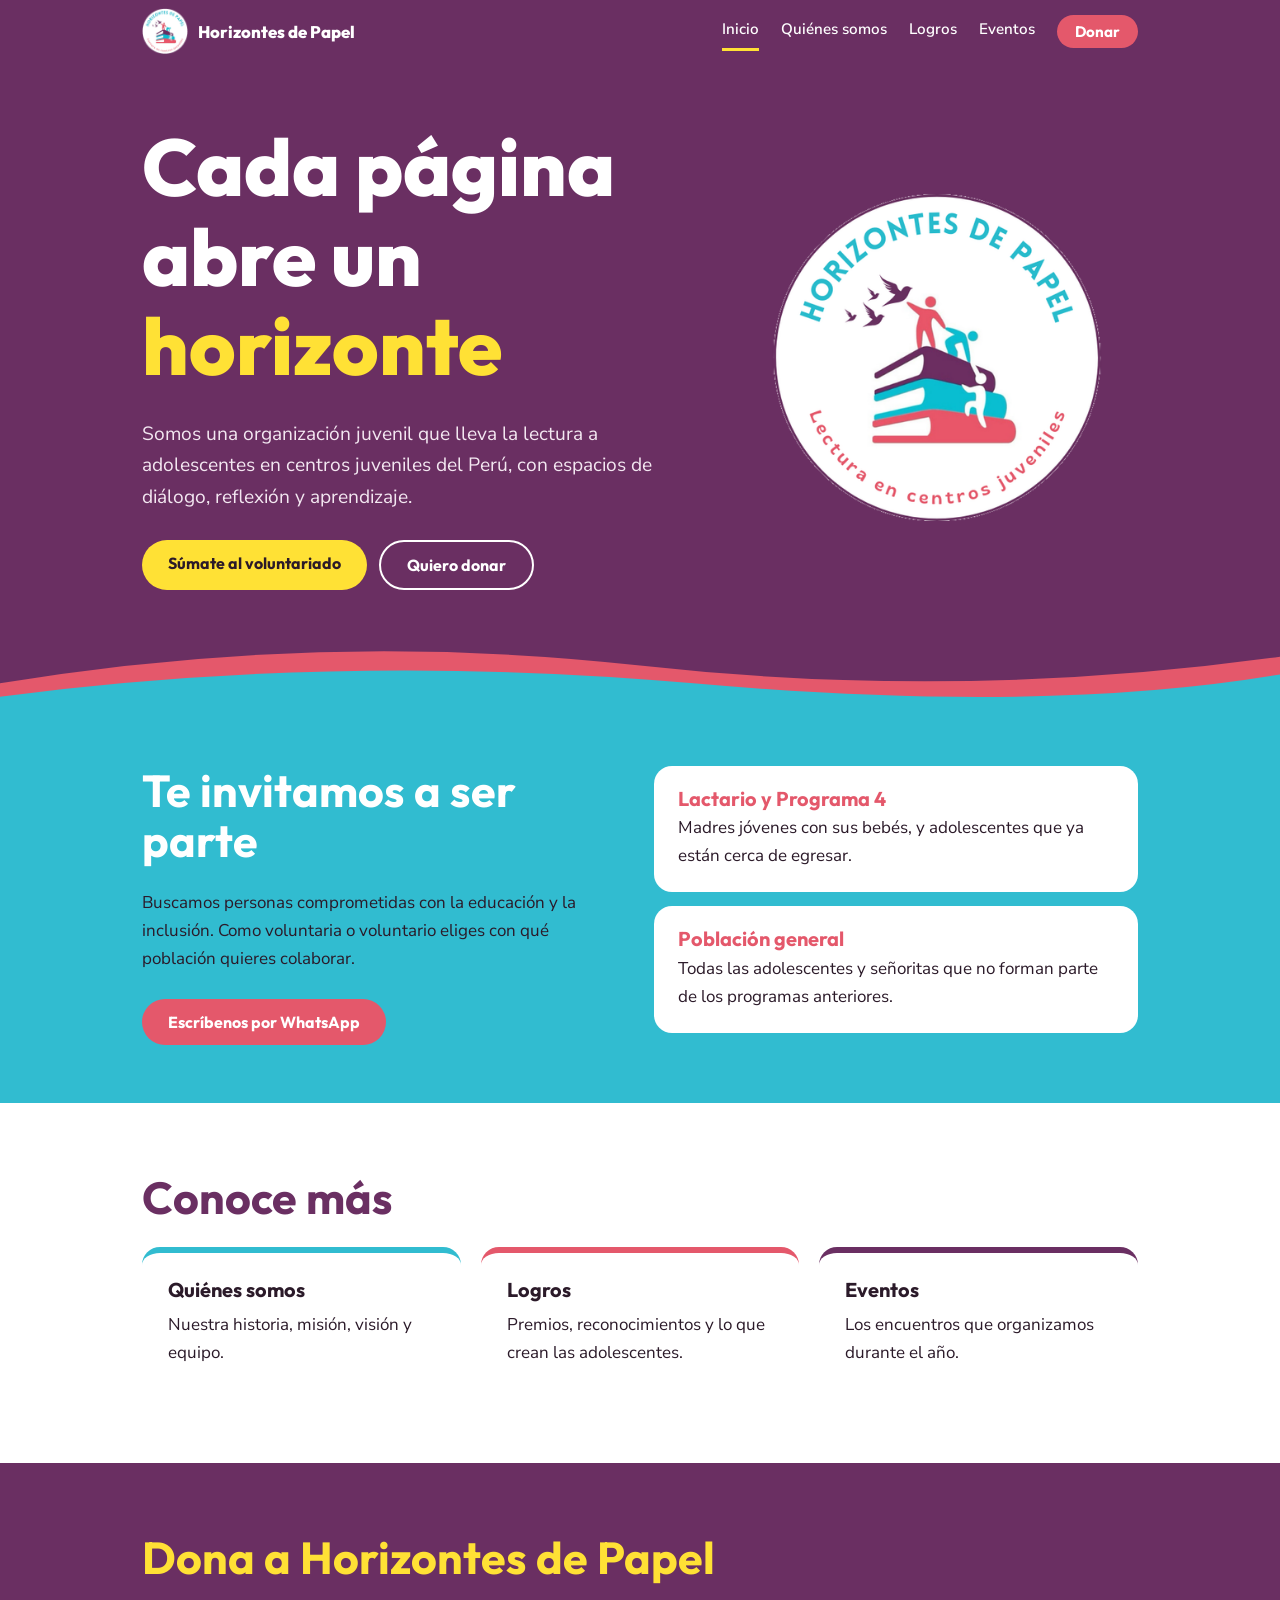
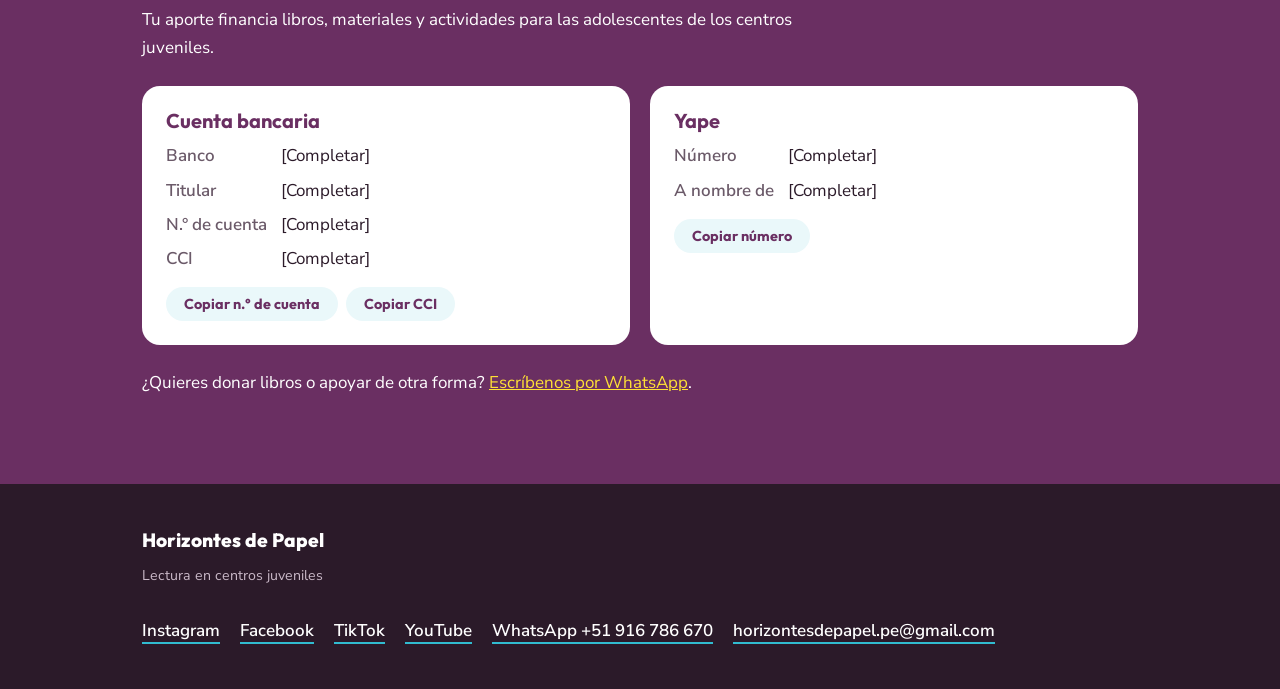
<file: index.html>
<!DOCTYPE html><html lang="es"><head><meta charset="utf-8"><meta name="viewport" content="width=device-width, initial-scale=1"><title>Inicio · Horizontes de Papel</title><meta name="description" content="Horizontes de Papel promueve la lectura en centros juveniles del Perú."><link rel="icon" href="logo.png"><link href="https://fonts.googleapis.com/css2?family=Outfit:wght@500;700;800&family=Nunito+Sans:wght@400;600&display=swap" rel="stylesheet"><link rel="stylesheet" href="style.css"></head><body><header id="h"></header><main>
<div class="hero"><div class="wrap">
<div><h1>Cada página abre un <em>horizonte</em></h1>
<p class="lead">Somos una organización juvenil que lleva la lectura a adolescentes en centros juveniles del Perú, con espacios de diálogo, reflexión y aprendizaje.</p>
<div class="btns"><a class="btn s" href="#invitacion">Súmate al voluntariado</a><a class="btn o" href="#donacion">Quiero donar</a></div></div>
<img src="logo.png" alt="Logo de Horizontes de Papel: personas sobre una pila de libros"></div>
<svg class="horizon" viewBox="0 0 1200 90" preserveAspectRatio="none" aria-hidden="true"><path d="M0 60Q300 0 600 40T1200 30V90H0Z" fill="#E4586B"/><path d="M0 75Q320 25 650 60T1200 50V90H0Z" fill="#31BCD0"/></svg></div>
<div class="invite" id="invitacion"><div class="wrap">
<div><h2>Te invitamos a ser parte</h2><p>Buscamos personas comprometidas con la educación y la inclusión. Como voluntaria o voluntario eliges con qué población quieres colaborar.</p>
<div class="btns"><a class="btn c" href="https://wa.me/51916786670?text=Hola%2C%20quiero%20ser%20voluntaria%2Fo%20en%20Horizontes%20de%20Papel" target="_blank" rel="noopener">Escríbenos por WhatsApp</a></div></div>
<div><div class="opt"><h3>Lactario y Programa 4</h3><p>Madres jóvenes con sus bebés, y adolescentes que ya están cerca de egresar.</p></div>
<div class="opt"><h3>Población general</h3><p>Todas las adolescentes y señoritas que no forman parte de los programas anteriores.</p></div></div></div></div>
<section><div class="wrap"><h2>Conoce más</h2>
<div class="grid"><a class="card" href="quienes-somos.html" style="text-decoration:none"><h3>Quiénes somos</h3><p>Nuestra historia, misión, visión y equipo.</p></a>
<a class="card" href="logros.html" style="text-decoration:none"><h3>Logros</h3><p>Premios, reconocimientos y lo que crean las adolescentes.</p></a>
<a class="card" href="eventos.html" style="text-decoration:none"><h3>Eventos</h3><p>Los encuentros que organizamos durante el año.</p></a></div></div></section>
<section id="donacion" class="don"><div class="wrap"><h2>Dona a Horizontes de Papel</h2>
<p>Tu aporte financia libros, materiales y actividades para las adolescentes de los centros juveniles.</p>
<div class="grid"><div class="acct"><h3>Cuenta bancaria</h3><dl><dt>Banco</dt><dd>[Completar]</dd><dt>Titular</dt><dd>[Completar]</dd><dt>N.° de cuenta</dt><dd id="cta">[Completar]</dd><dt>CCI</dt><dd id="cci">[Completar]</dd></dl>
<button class="copy" data-t="cta">Copiar n.° de cuenta</button><button class="copy" data-t="cci">Copiar CCI</button></div>
<div class="acct"><h3>Yape</h3><dl><dt>Número</dt><dd id="yape">[Completar]</dd><dt>A nombre de</dt><dd>[Completar]</dd></dl><button class="copy" data-t="yape">Copiar número</button></div></div>
<p style="margin-top:24px">¿Quieres donar libros o apoyar de otra forma? <a href="https://wa.me/51916786670" target="_blank" rel="noopener" style="color:var(--sun)">Escríbenos por WhatsApp</a>.</p></div></section>
</main><footer id="f"></footer><script src="site.js"></script></body></html>
</file>
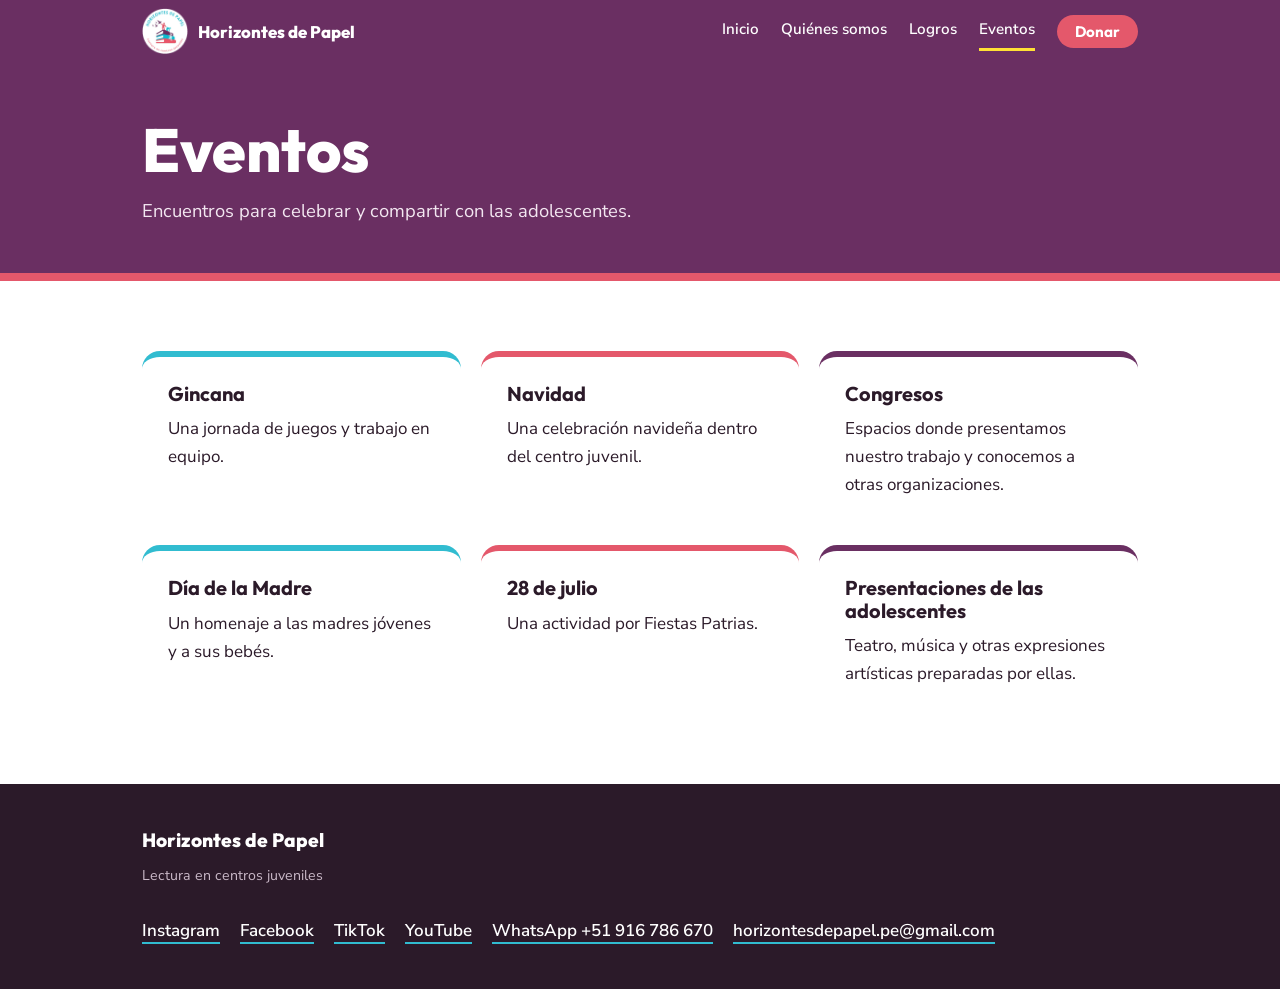
<file: eventos.html>
<!DOCTYPE html><html lang="es"><head><meta charset="utf-8"><meta name="viewport" content="width=device-width, initial-scale=1"><title>Eventos · Horizontes de Papel</title><meta name="description" content="Horizontes de Papel promueve la lectura en centros juveniles del Perú."><link rel="icon" href="logo.png"><link href="https://fonts.googleapis.com/css2?family=Outfit:wght@500;700;800&family=Nunito+Sans:wght@400;600&display=swap" rel="stylesheet"><link rel="stylesheet" href="style.css"></head><body><header id="h"></header><main>
<div class="ptitle"><div class="wrap"><h1>Eventos</h1><p>Encuentros para celebrar y compartir con las adolescentes.</p></div></div>
<section><div class="wrap"><div class="grid" style="margin-top:0">
<div class="card"><h3>Gincana</h3><p>Una jornada de juegos y trabajo en equipo.</p></div>
<div class="card"><h3>Navidad</h3><p>Una celebración navideña dentro del centro juvenil.</p></div>
<div class="card"><h3>Congresos</h3><p>Espacios donde presentamos nuestro trabajo y conocemos a otras organizaciones.</p></div>
<div class="card"><h3>Día de la Madre</h3><p>Un homenaje a las madres jóvenes y a sus bebés.</p></div>
<div class="card"><h3>28 de julio</h3><p>Una actividad por Fiestas Patrias.</p></div>
<div class="card"><h3>Presentaciones de las adolescentes</h3><p>Teatro, música y otras expresiones artísticas preparadas por ellas.</p></div></div></div></section>
</main><footer id="f"></footer><script src="site.js"></script></body></html>
</file>
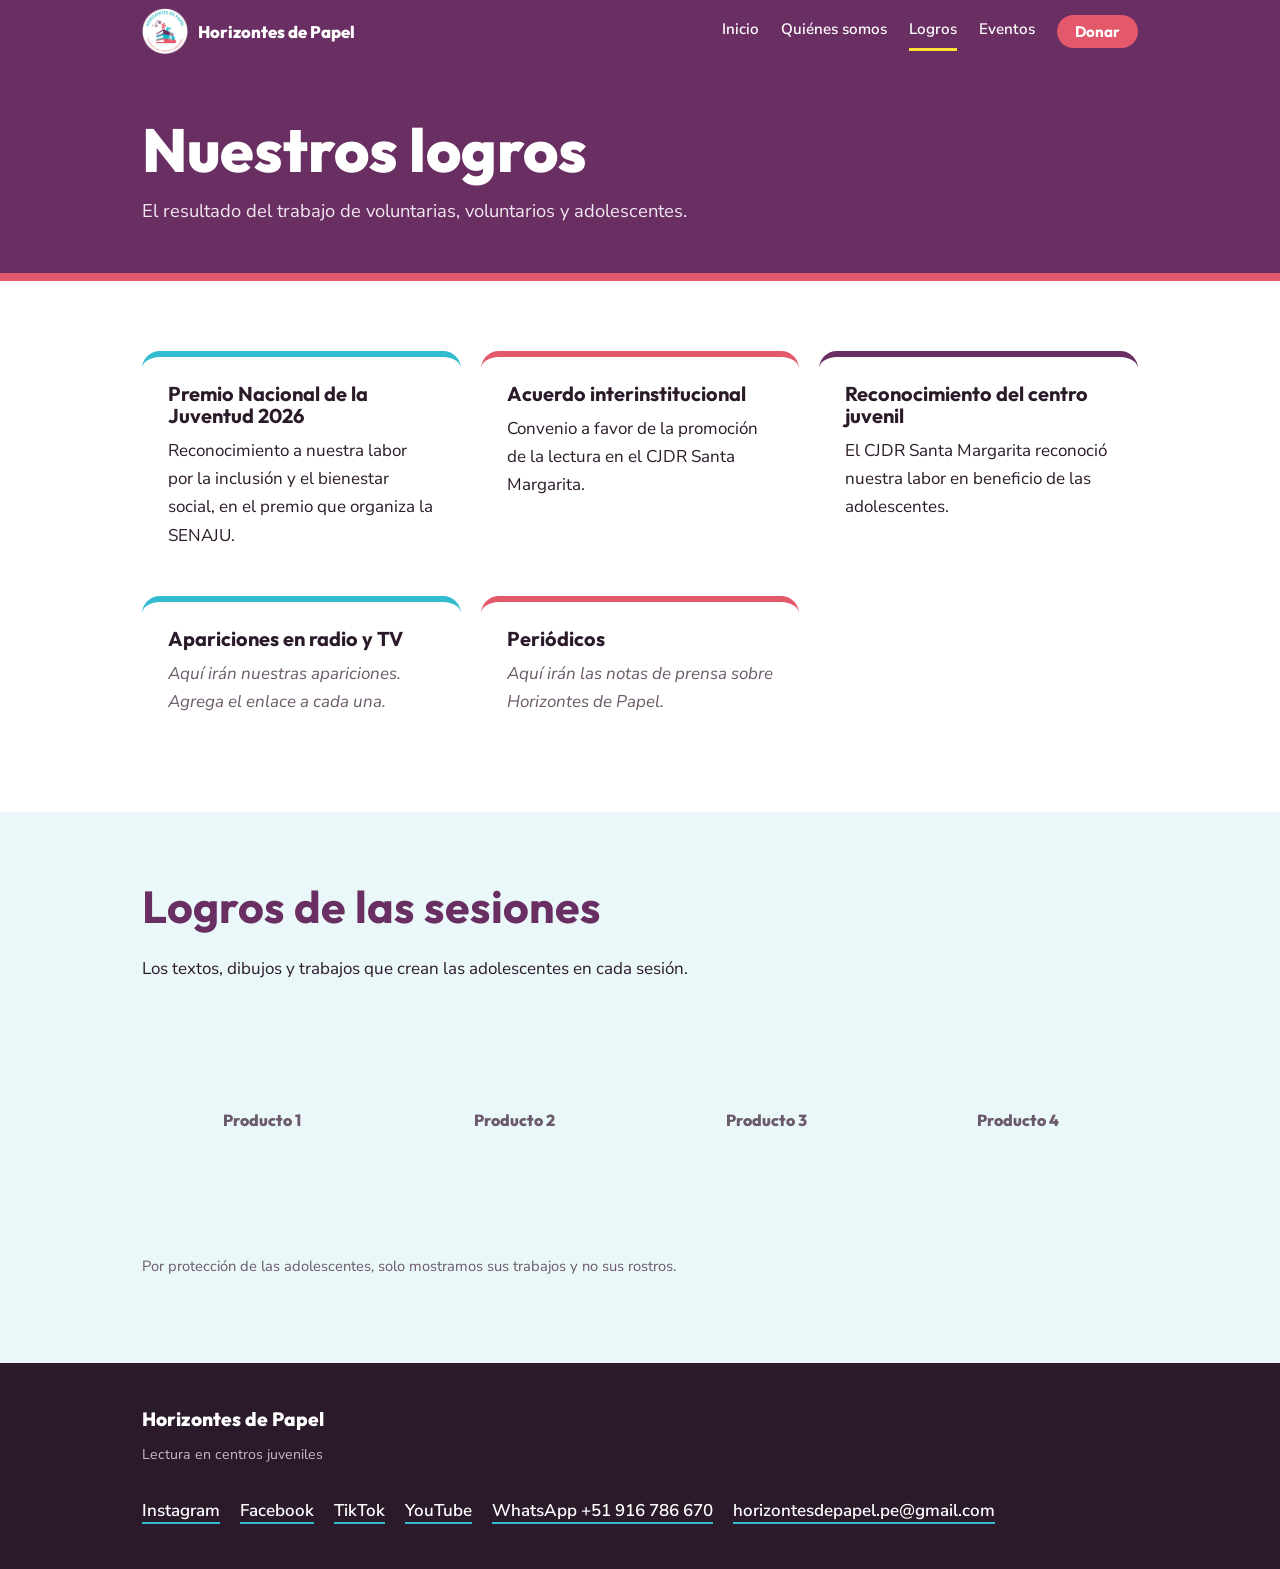
<file: logros.html>
<!DOCTYPE html><html lang="es"><head><meta charset="utf-8"><meta name="viewport" content="width=device-width, initial-scale=1"><title>Logros · Horizontes de Papel</title><meta name="description" content="Horizontes de Papel promueve la lectura en centros juveniles del Perú."><link rel="icon" href="logo.png"><link href="https://fonts.googleapis.com/css2?family=Outfit:wght@500;700;800&family=Nunito+Sans:wght@400;600&display=swap" rel="stylesheet"><link rel="stylesheet" href="style.css"></head><body><header id="h"></header><main>
<div class="ptitle"><div class="wrap"><h1>Nuestros logros</h1><p>El resultado del trabajo de voluntarias, voluntarios y adolescentes.</p></div></div>
<section><div class="wrap"><div class="grid" style="margin-top:0">
<div class="card"><h3>Premio Nacional de la Juventud 2026</h3><p>Reconocimiento a nuestra labor por la inclusión y el bienestar social, en el premio que organiza la SENAJU.</p></div>
<div class="card"><h3>Acuerdo interinstitucional</h3><p>Convenio a favor de la promoción de la lectura en el CJDR Santa Margarita.</p></div>
<div class="card"><h3>Reconocimiento del centro juvenil</h3><p>El CJDR Santa Margarita reconoció nuestra labor en beneficio de las adolescentes.</p></div>
<div class="card"><h3>Apariciones en radio y TV</h3><p class="soon">Aquí irán nuestras apariciones. Agrega el enlace a cada una.</p></div>
<div class="card"><h3>Periódicos</h3><p class="soon">Aquí irán las notas de prensa sobre Horizontes de Papel.</p></div></div></div></section>
<section class="bg"><div class="wrap"><h2>Logros de las sesiones</h2><p>Los textos, dibujos y trabajos que crean las adolescentes en cada sesión.</p>
<!-- Sube solo imágenes de trabajos (escritos, dibujos, manualidades). No publiques rostros de adolescentes sin autorización. -->
<div class="gallery"><div class="ph">Producto 1</div><div class="ph">Producto 2</div><div class="ph">Producto 3</div><div class="ph">Producto 4</div></div>
<p class="note">Por protección de las adolescentes, solo mostramos sus trabajos y no sus rostros.</p></div></section>
</main><footer id="f"></footer><script src="site.js"></script></body></html>
</file>
<file: style.css>
:root{--teal:#31BCD0;--coral:#E4586B;--plum:#6A2F62;--sun:#FFE135;--ink:#2B1A29;--mist:#EAF8FA;--r:18px}
*{box-sizing:border-box}
html{scroll-behavior:smooth;scroll-padding-top:70px}
@media(prefers-reduced-motion:reduce){html{scroll-behavior:auto}}
body{margin:0;font:17px/1.65 "Nunito Sans",system-ui,sans-serif;color:var(--ink);background:#fff}
h1,h2,h3{font-family:Outfit,system-ui,sans-serif;line-height:1.12;margin:0 0 .5em}
h2{font-size:clamp(1.9rem,4vw,2.8rem);color:var(--plum)}
h3{font-size:1.25rem}
a{color:inherit}
:focus-visible{outline:3px solid var(--sun);outline-offset:3px}
.wrap{max-width:1040px;margin:0 auto;padding:0 22px}
section{padding:70px 0}
p{max-width:68ch}
header{position:sticky;top:0;z-index:10;background:var(--plum);color:#fff}
nav{display:flex;align-items:center;gap:6px 22px;flex-wrap:wrap;padding:8px 22px;max-width:1040px;margin:0 auto}
.brand{display:flex;align-items:center;gap:10px;font:800 1.05rem Outfit,sans-serif;text-decoration:none;margin-right:auto}
.brand img{width:46px;height:46px}
nav a.l{text-decoration:none;font-weight:600;font-size:.95rem;padding:6px 0;border-bottom:3px solid transparent}
nav a.l:hover,nav a.on{border-color:var(--sun)}
nav a.d{background:var(--coral);padding:7px 18px;border-radius:999px;font:700 .95rem Outfit,sans-serif;text-decoration:none}
.hero{background:var(--plum);color:#fff;padding:60px 0 0;overflow:hidden}
.hero .wrap{display:grid;grid-template-columns:1.4fr 1fr;gap:30px;align-items:center}
.hero h1{font-size:clamp(2.6rem,7vw,5rem);font-weight:800;max-width:13ch;margin-bottom:.35em}
.hero em{font-style:normal;color:var(--sun)}
.hero .lead{font-size:1.2rem;max-width:46ch;color:#F3E7F1}
.hero img{width:100%;max-width:330px;justify-self:center}
.horizon{display:block;width:100%;height:80px;margin-top:40px}
.ptitle{background:var(--plum);color:#fff;padding:54px 0 46px;border-bottom:8px solid var(--coral)}
.ptitle h1{font-size:clamp(2.2rem,6vw,3.8rem);font-weight:800;margin:0 0 .2em}
.ptitle p{margin:0;color:#F3E7F1;font-size:1.15rem}
.btn{display:inline-block;padding:13px 26px;border-radius:999px;font:700 1rem Outfit,sans-serif;text-decoration:none;border:0}
.c{background:var(--coral);color:#fff}.s{background:var(--sun);color:var(--ink)}.o{border:2px solid #fff;color:#fff}
.btns{display:flex;gap:12px;flex-wrap:wrap;margin-top:26px}
.invite{background:var(--teal);padding:56px 0}
.invite .wrap,.two{display:grid;grid-template-columns:1fr 1fr;gap:28px;align-items:start}
.invite h2{color:#fff}
.opt{background:#fff;border-radius:var(--r);padding:22px 24px;margin-bottom:14px}
.opt h3{color:var(--coral);margin-bottom:.2em}.opt p{margin:0}
.stat{background:var(--mist);border-radius:var(--r);padding:26px;margin-top:22px}
.stat b{display:block;font:800 3.4rem/1 Outfit,sans-serif;color:var(--coral)}
.mv{border-radius:var(--r);padding:30px;color:#fff}
.m{background:var(--plum)}.v{background:var(--coral)}
.mv h3{color:var(--sun);font-size:1.6rem}.mv p{margin:0}
.vals{display:flex;gap:10px;flex-wrap:wrap;margin-top:22px}
.vals span{background:var(--sun);padding:7px 18px;border-radius:999px;font:700 .98rem Outfit,sans-serif}
.ods{display:grid;grid-template-columns:repeat(auto-fit,minmax(150px,1fr));gap:14px;margin-top:20px}
.ods div{color:#fff;padding:18px 16px;min-height:130px;font:700 .95rem/1.2 Outfit,sans-serif;display:flex;flex-direction:column;justify-content:space-between}
.ods strong{font-size:2.4rem;line-height:1}
.team{display:grid;grid-template-columns:repeat(auto-fill,minmax(190px,1fr));gap:18px;margin-top:20px}
.person{text-align:center}
.ph{width:100%;aspect-ratio:1;border-radius:var(--r);background:var(--mist);position:relative;overflow:hidden;display:grid;place-items:center;font:800 2.2rem Outfit,sans-serif;color:var(--teal)}
.ph img{position:absolute;inset:0;width:100%;height:100%;object-fit:cover}
.person h3{margin:.7em 0 .1em;font-size:1.05rem}.person p{margin:0;font-size:.92rem;color:#6B5A69}
.bg{background:var(--mist)}
.grid{display:grid;grid-template-columns:repeat(auto-fit,minmax(270px,1fr));gap:20px;margin-top:24px}
.card{background:#fff;border-radius:var(--r);padding:26px;border-top:6px solid var(--teal)}
.card:nth-child(3n+2){border-color:var(--coral)}.card:nth-child(3n){border-color:var(--plum)}
.card p{margin:0}
.soon{color:#6B5A69;font-style:italic}
.gallery{display:grid;grid-template-columns:repeat(auto-fit,minmax(150px,1fr));gap:12px;margin-top:16px}
.gallery .ph{font-size:1rem;color:#6B5A69;text-align:center;padding:8px}
.note{font-size:.92rem;color:#6B5A69}
.don{background:var(--plum);color:#fff}.don h2{color:var(--sun)}
.acct{background:#fff;color:var(--ink);border-radius:var(--r);padding:24px}
.acct h3{color:var(--plum)}
.acct dl{margin:0;display:grid;grid-template-columns:auto 1fr;gap:6px 14px}
.acct dt{font-weight:600;color:#6B5A69}.acct dd{margin:0;word-break:break-all}
.copy{margin:14px 8px 0 0;background:var(--mist);border:0;border-radius:999px;padding:8px 18px;font:700 .9rem Outfit,sans-serif;cursor:pointer;color:var(--plum)}
footer{background:var(--ink);color:#fff;padding:44px 0}
footer .wrap{display:flex;gap:30px;flex-wrap:wrap;justify-content:space-between;align-items:center}
footer ul{list-style:none;margin:0;padding:0;display:flex;gap:10px 20px;flex-wrap:wrap}
footer a{text-decoration:none;font-weight:600;border-bottom:2px solid var(--teal)}
footer small{display:block;margin-top:8px;color:#C9B8C7}
@media(max-width:760px){section{padding:50px 0}.invite .wrap,.two,.hero .wrap{grid-template-columns:1fr}.hero img{max-width:220px;order:-1}}
</file>
